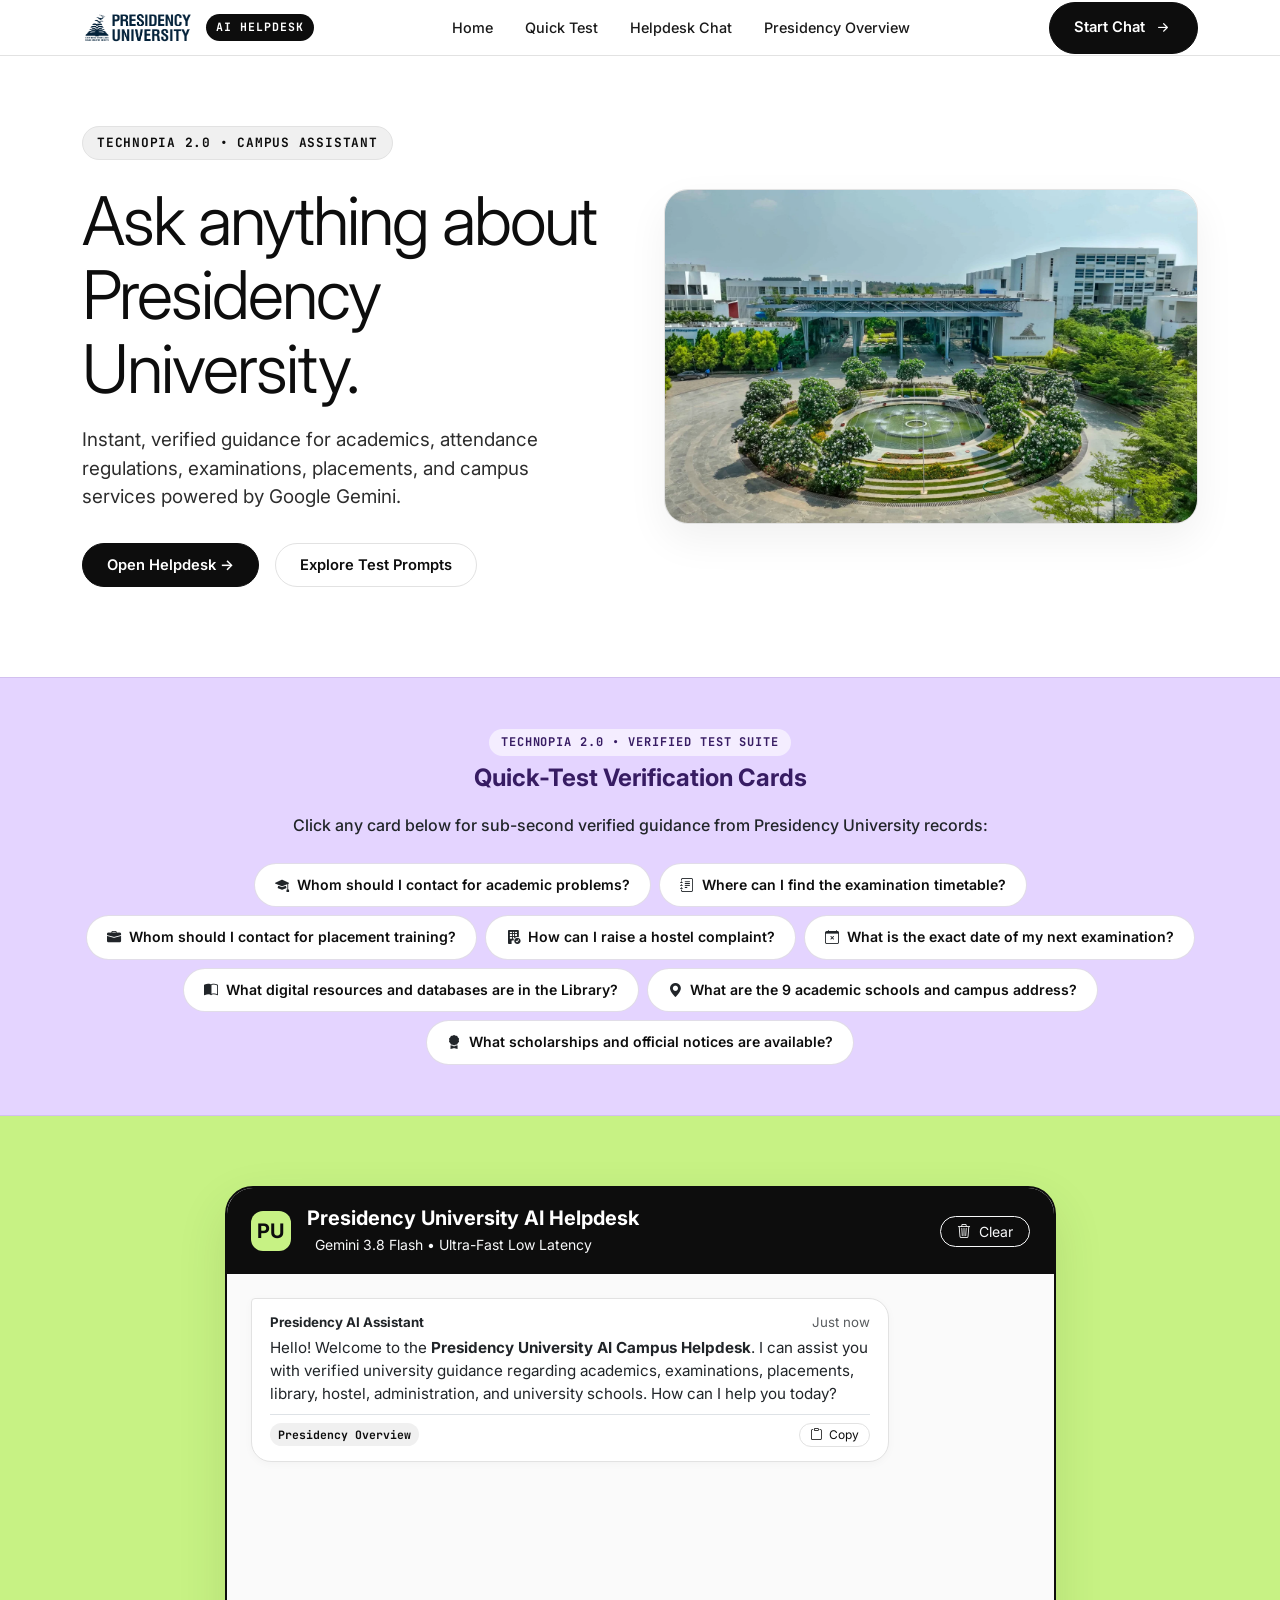
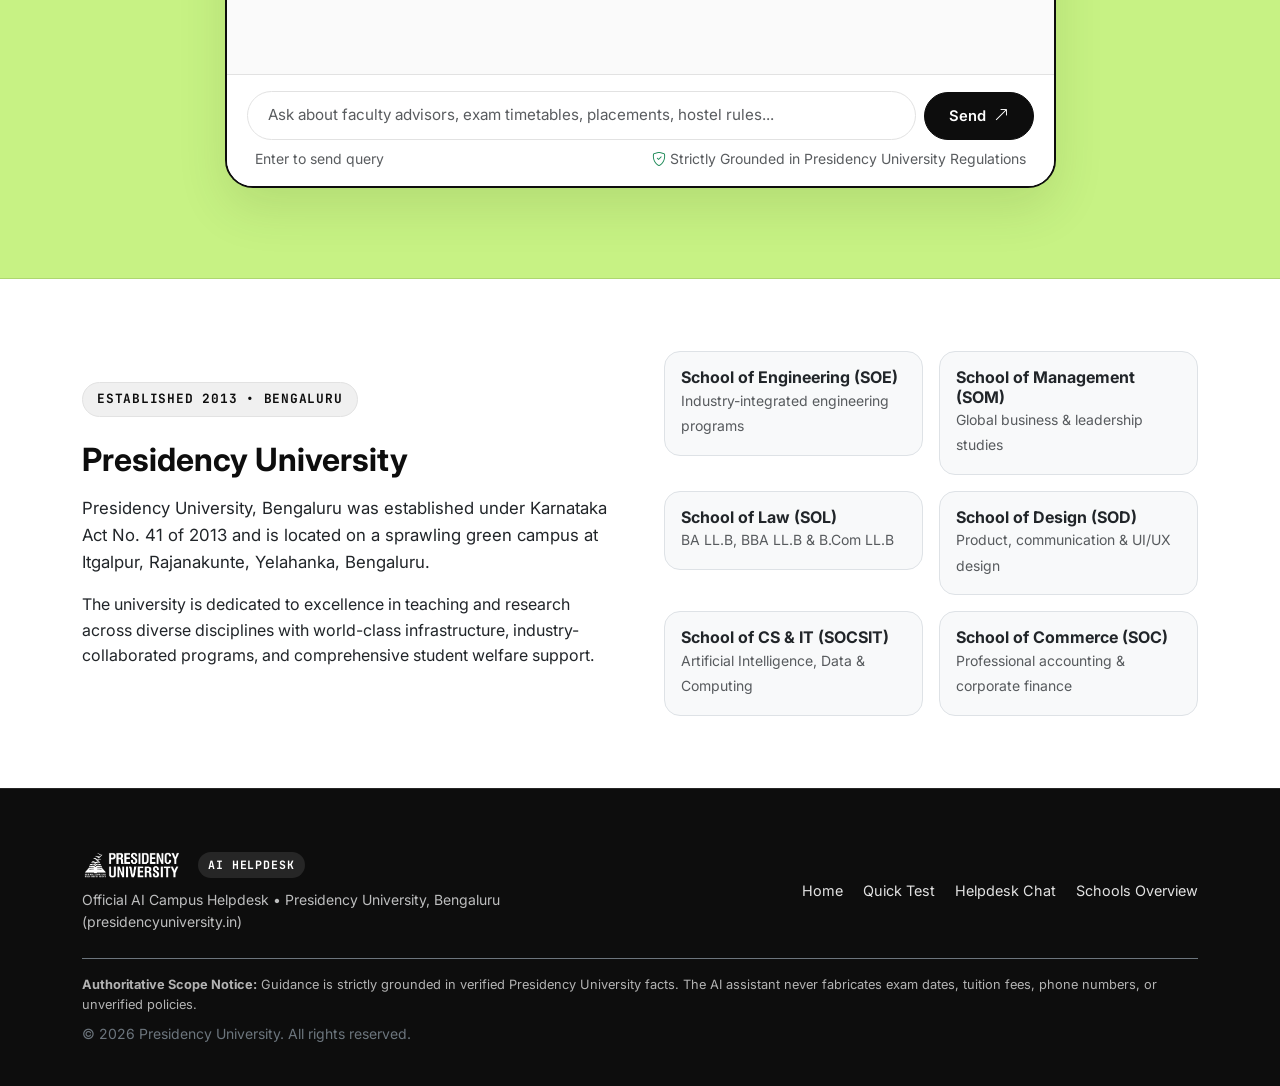
<file: static/index.html>
<!DOCTYPE html>
<html lang="en">
<head>
  <meta charset="UTF-8">
  <meta name="viewport" content="width=device-width, initial-scale=1.0">
  <title>Presidency University | AI Campus Helpdesk</title>
  <meta name="description" content="Official AI Campus Helpdesk for Presidency University, Bengaluru. Instant verified guidance for academics, examinations, placements, and campus services.">

  <!-- Google Fonts: Inter & JetBrains Mono -->
  <link rel="preconnect" href="https://fonts.googleapis.com">
  <link rel="preconnect" href="https://fonts.gstatic.com" crossorigin>
  <link href="https://fonts.googleapis.com/css2?family=Inter:wght@300;340;400;500;600;700&family=JetBrains+Mono:wght@400;500;700&display=swap" rel="stylesheet">

  <!-- Bootstrap 5 & Bootstrap Icons -->
  <link href="https://cdn.jsdelivr.net/npm/bootstrap@5.3.3/dist/css/bootstrap.min.css" rel="stylesheet">
  <link href="https://cdn.jsdelivr.net/npm/bootstrap-icons@1.11.3/font/bootstrap-icons.min.css" rel="stylesheet">

  <!-- Custom Stylesheet -->
  <link rel="stylesheet" href="/static/css/style.css">
</head>
<body>

  <!-- ==================== NAVBAR (56px, #FFFFFF) ==================== -->
  <nav class="navbar navbar-expand-lg navbar-custom sticky-top" id="mainNavbar">
    <div class="container-xl d-flex align-items-center justify-content-between h-100">
      <a class="brand-wrapper" href="#home">
        <img src="/static/img/Presidency-university-logo.png" alt="Presidency University Logo" class="brand-logo-img">
        <span class="mono-badge">AI HELPDESK</span>
      </a>

      <button class="navbar-toggler border-0" type="button" data-bs-toggle="collapse" data-bs-target="#navContent">
        <i class="bi bi-list fs-4 text-dark"></i>
      </button>

      <div class="collapse navbar-collapse" id="navContent">
        <ul class="navbar-nav mx-auto mb-2 mb-lg-0 gap-1">
          <li class="nav-item"><a class="nav-link-custom" href="#home">Home</a></li>
          <li class="nav-item"><a class="nav-link-custom" href="#prompts">Quick Test</a></li>
          <li class="nav-item"><a class="nav-link-custom" href="#chat-workspace">Helpdesk Chat</a></li>
          <li class="nav-item"><a class="nav-link-custom" href="#overview">Presidency Overview</a></li>
        </ul>

        <div class="d-flex align-items-center gap-2">
          <a href="#chat-workspace" class="btn btn-pill btn-black">
            <span>Start Chat</span>
            <i class="bi bi-arrow-right-short fs-5"></i>
          </a>
        </div>
      </div>
    </div>
  </nav>

  <main>
    <!-- ==================== HERO SECTION (Two-column, #FFFFFF canvas) ==================== -->
    <section class="hero-section" id="home">
      <div class="container-xl">
        <div class="row align-items-center g-5">
          <!-- Left Column -->
          <div class="col-lg-6">
            <div class="mono-eyebrow">TECHNOPIA 2.0 • CAMPUS ASSISTANT</div>
            <h1 class="hero-headline">Ask anything about Presidency University.</h1>
            <p class="hero-subtitle">
              Instant, verified guidance for academics, attendance regulations, examinations, placements, and campus services powered by Google Gemini.
            </p>
            <div class="d-flex flex-wrap gap-3">
              <a href="#chat-workspace" class="btn btn-pill btn-black">
                <span>Open Helpdesk →</span>
              </a>
              <a href="#prompts" class="btn btn-pill btn-white">
                <span>Explore Test Prompts</span>
              </a>
            </div>
          </div>

          <!-- Right Column (Crisp framed image container, 16/10 aspect ratio) -->
          <div class="col-lg-6">
            <div class="hero-image-frame">
              <img src="/static/img/presidency login page image.jpg" alt="Presidency University Campus Portal" class="hero-img">
            </div>
          </div>
        </div>
      </div>
    </section>

    <!-- ==================== LILAC COLOR-BLOCK (#E4D4FF) FOR QUICK-TEST PROMPTS ==================== -->
    <section class="quicktest-section" id="prompts">
      <div class="container-xl">
        <div class="text-center mb-4">
          <span class="quicktest-badge">TECHNOPIA 2.0 • VERIFIED TEST SUITE</span>
          <h2 class="quicktest-title">Quick-Test Verification Cards</h2>
          <p class="text-dark m-0" style="font-weight: 500;">Click any card below for sub-second verified guidance from Presidency University records:</p>
        </div>

        <div class="d-flex flex-wrap justify-content-center gap-2 max-w-900 mx-auto">
          <button class="prompt-pill" data-query="Whom should I contact for academic problems?">
            <i class="bi bi-mortarboard-fill text-dark"></i>
            <span>Whom should I contact for academic problems?</span>
          </button>
          <button class="prompt-pill" data-query="Where can I find the examination timetable?">
            <i class="bi bi-journal-text text-dark"></i>
            <span>Where can I find the examination timetable?</span>
          </button>
          <button class="prompt-pill" data-query="Whom should I contact for placement training?">
            <i class="bi bi-briefcase-fill text-dark"></i>
            <span>Whom should I contact for placement training?</span>
          </button>
          <button class="prompt-pill" data-query="How can I raise a hostel complaint?">
            <i class="bi bi-building-fill-check text-dark"></i>
            <span>How can I raise a hostel complaint?</span>
          </button>
          <button class="prompt-pill" data-query="What is the exact date of my next examination?">
            <i class="bi bi-calendar-x text-dark"></i>
            <span>What is the exact date of my next examination?</span>
          </button>
          <button class="prompt-pill" data-query="What digital resources and databases are in the Library?">
            <i class="bi bi-book-half text-dark"></i>
            <span>What digital resources and databases are in the Library?</span>
          </button>
          <button class="prompt-pill" data-query="What are the 9 academic schools and campus address?">
            <i class="bi bi-geo-alt-fill text-dark"></i>
            <span>What are the 9 academic schools and campus address?</span>
          </button>
          <button class="prompt-pill" data-query="What scholarships and official notices are available?">
            <i class="bi bi-award-fill text-dark"></i>
            <span>What scholarships and official notices are available?</span>
          </button>
        </div>
      </div>
    </section>
    <!-- ==================== LIME COLOR-BLOCK (#C7F284) FOR CHAT WORKSPACE ==================== -->
    <section class="chat-workspace-section" id="chat-workspace">
      <div class="container-xl">
        <div class="row justify-content-center">
          <div class="col-lg-10 col-xl-9">
            
            <div class="chat-container-card">
              <!-- Top bar -->
              <div class="chat-header-bar d-flex justify-content-between align-items-center">
                <div class="d-flex align-items-center gap-3">
                  <div class="chat-avatar">PU</div>
                  <div>
                    <h5 class="m-0 fw-bold">Presidency University AI Helpdesk</h5>
                    <div class="d-flex align-items-center gap-2 small text-light mt-1">
                      <span class="pulse-dot"></span>
                      <span id="modelStatusPill">Gemini 3.8 Flash • Ultra-Fast Low Latency</span>
                    </div>
                  </div>
                </div>
                <div>
                  <button type="button" class="btn btn-sm btn-outline-light rounded-pill px-3" id="clearBtn">
                    <i class="bi bi-trash3 me-1"></i> Clear
                  </button>
                </div>
              </div>

              <!-- Message Feed -->
              <div class="chat-feed-box" id="chatFeed">
                <div class="msg-row msg-assistant">
                  <div class="bubble bubble-assistant">
                    <div class="d-flex justify-content-between align-items-center mb-1">
                      <strong class="small text-dark">Presidency AI Assistant</strong>
                      <span class="small text-muted">Just now</span>
                    </div>
                    <p class="m-0 text-dark">
                      Hello! Welcome to the <strong>Presidency University AI Campus Helpdesk</strong>. 
                      I can assist you with verified university guidance regarding academics, examinations, placements, library, hostel, administration, and university schools. How can I help you today?
                    </p>
                    <div class="d-flex justify-content-between align-items-center mt-2 pt-2 border-top">
                      <span class="meta-tag">Presidency Overview</span>
                      <button class="copy-btn" onclick="navigator.clipboard.writeText('Hello! Welcome to the Presidency University AI Campus Helpdesk.')">
                        <i class="bi bi-clipboard me-1"></i> Copy
                      </button>
                    </div>
                  </div>
                </div>
              </div>

              <!-- Typing Indicator -->
              <div class="d-none px-4 py-2 bg-light border-top" id="typingInd">
                <small class="text-dark fst-italic">
                  <i class="bi bi-arrow-repeat spin me-1"></i> Presidency AI is retrieving verified guidance...
                </small>
              </div>

              <!-- Input Area -->
              <div class="chat-input-wrapper">
                <form id="chatForm" class="d-flex align-items-center gap-2">
                  <input type="text" class="form-control chat-box-input" id="chatInput" placeholder="Ask about faculty advisors, exam timetables, placements, hostel rules..." required>
                  <button type="submit" class="btn btn-pill btn-black" style="padding: 12px 24px;">
                    <span>Send</span>
                    <i class="bi bi-arrow-up-right"></i>
                  </button>
                </form>
                <div class="d-flex justify-content-between align-items-center mt-2 px-2 small text-muted">
                  <span>Enter to send query</span>
                  <span><i class="bi bi-shield-check text-success"></i> Strictly Grounded in Presidency University Regulations</span>
                </div>
              </div>

            </div>

          </div>
        </div>
      </div>
    </section>

    <!-- ==================== PRESIDENCY UNIVERSITY OVERVIEW ==================== -->
    <section class="py-5 bg-white" id="overview">
      <div class="container-xl py-4">
        <div class="row align-items-center g-5">
          <div class="col-lg-6">
            <span class="mono-eyebrow">ESTABLISHED 2013 • BENGALURU</span>
            <h2 class="fw-bold mb-3">Presidency University</h2>
            <p class="text-dark" style="font-size: 1.05rem;">
              Presidency University, Bengaluru was established under Karnataka Act No. 41 of 2013 and is located on a sprawling green campus at Itgalpur, Rajanakunte, Yelahanka, Bengaluru.
            </p>
            <p class="text-dark">
              The university is dedicated to excellence in teaching and research across diverse disciplines with world-class infrastructure, industry-collaborated programs, and comprehensive student welfare support.
            </p>
          </div>
          <div class="col-lg-6">
            <div class="row g-3">
              <div class="col-sm-6">
                <div class="p-3 border rounded-4 bg-light">
                  <h6 class="fw-bold m-0 text-dark">School of Engineering (SOE)</h6>
                  <small class="text-muted">Industry-integrated engineering programs</small>
                </div>
              </div>
              <div class="col-sm-6">
                <div class="p-3 border rounded-4 bg-light">
                  <h6 class="fw-bold m-0 text-dark">School of Management (SOM)</h6>
                  <small class="text-muted">Global business & leadership studies</small>
                </div>
              </div>
              <div class="col-sm-6">
                <div class="p-3 border rounded-4 bg-light">
                  <h6 class="fw-bold m-0 text-dark">School of Law (SOL)</h6>
                  <small class="text-muted">BA LL.B, BBA LL.B & B.Com LL.B</small>
                </div>
              </div>
              <div class="col-sm-6">
                <div class="p-3 border rounded-4 bg-light">
                  <h6 class="fw-bold m-0 text-dark">School of Design (SOD)</h6>
                  <small class="text-muted">Product, communication & UI/UX design</small>
                </div>
              </div>
              <div class="col-sm-6">
                <div class="p-3 border rounded-4 bg-light">
                  <h6 class="fw-bold m-0 text-dark">School of CS & IT (SOCSIT)</h6>
                  <small class="text-muted">Artificial Intelligence, Data & Computing</small>
                </div>
              </div>
              <div class="col-sm-6">
                <div class="p-3 border rounded-4 bg-light">
                  <h6 class="fw-bold m-0 text-dark">School of Commerce (SOC)</h6>
                  <small class="text-muted">Professional accounting & corporate finance</small>
                </div>
              </div>
            </div>
          </div>
        </div>
      </div>
    </section>

  </main>

  <!-- ==================== FOOTER (#0D0D0D inverse canvas) ==================== -->
  <footer class="footer-inverse">
    <div class="container-xl">
      <div class="row g-4 mb-4 align-items-center">
        <div class="col-md-6">
          <div class="d-flex align-items-center gap-3 mb-2">
            <!-- White rendered logo on dark footer using brightness(0) invert(1) -->
            <img src="/static/img/Presidency-university-logo.png" alt="Presidency University" class="footer-logo-img">
            <span class="mono-badge" style="background: #262626; color: #FFF;">AI HELPDESK</span>
          </div>
          <p class="m-0 small text-light opacity-75">
            Official AI Campus Helpdesk • Presidency University, Bengaluru (presidencyuniversity.in)
          </p>
        </div>
        <div class="col-md-6 text-md-end">
          <a href="#home" class="footer-link me-3">Home</a>
          <a href="#prompts" class="footer-link me-3">Quick Test</a>
          <a href="#chat-workspace" class="footer-link me-3">Helpdesk Chat</a>
          <a href="#overview" class="footer-link">Schools Overview</a>
        </div>
      </div>

      <div class="border-top border-secondary pt-3 mt-3 d-flex flex-wrap justify-content-between align-items-center gap-2">
        <p class="footer-disclaimer m-0">
          <strong>Authoritative Scope Notice:</strong> Guidance is strictly grounded in verified Presidency University facts. The AI assistant never fabricates exam dates, tuition fees, phone numbers, or unverified policies.
        </p>
        <p class="small text-secondary m-0">
          &copy; 2026 Presidency University. All rights reserved.
        </p>
      </div>
    </div>
  </footer>

  <script src="https://cdn.jsdelivr.net/npm/bootstrap@5.3.3/dist/js/bootstrap.bundle.min.js"></script>
  <script src="/static/js/app.js"></script>
</body>
</html>
</file>
<file: static/css/style.css>
/* Presidency University - AI Campus Helpdesk Stylesheet */
:root {
  --canvas-bg: #FFFFFF;
  --color-black: #0D0D0D;
  --color-dark: #1A1A1A;
  --color-subtle-border: #E2E2E2;
  --color-light-gray: #F7F7F7;
  
  /* Feature Color-Blocks */
  --block-lime: #C7F284;
  --block-lime-dark: #274005;
  --block-lilac: #E4D4FF;
  --block-lilac-dark: #371C63;
  
  --font-sans: 'Inter', -apple-system, BlinkMacSystemFont, 'Segoe UI', Roboto, sans-serif;
  --font-mono: 'JetBrains Mono', monospace;
  
  --radius-pill: 50px;
  --radius-card: 24px;
}

* { box-sizing: border-box; }

body {
  font-family: var(--font-sans);
  background-color: var(--canvas-bg);
  color: var(--color-black);
  margin: 0;
  padding: 0;
  line-height: 1.6;
  -webkit-font-smoothing: antialiased;
}

/* NAVBAR (56px height, #FFFFFF) */
.navbar-custom {
  height: 56px;
  background-color: #FFFFFF;
  border-bottom: 1px solid var(--color-subtle-border);
  padding: 0 1rem;
}

.brand-wrapper {
  display: flex;
  align-items: center;
  gap: 12px;
  text-decoration: none;
}

.brand-logo-img {
  height: 36px;
  width: auto;
  object-fit: contain;
}

.mono-badge {
  font-family: var(--font-mono);
  font-size: 0.72rem;
  font-weight: 700;
  letter-spacing: 0.08em;
  background-color: var(--color-black);
  color: #FFFFFF;
  padding: 4px 10px;
  border-radius: var(--radius-pill);
  text-transform: uppercase;
}

.nav-link-custom {
  font-size: 0.9rem;
  font-weight: 500;
  color: var(--color-dark);
  text-decoration: none;
  padding: 6px 14px;
  border-radius: var(--radius-pill);
  transition: all 0.2s ease;
}

.nav-link-custom:hover {
  background-color: var(--color-light-gray);
  color: var(--color-black);
}

/* PILL BUTTONS (50px everywhere) */
.btn-pill {
  border-radius: 50px !important;
  font-size: 0.92rem;
  font-weight: 600;
  padding: 10px 24px;
  display: inline-flex;
  align-items: center;
  justify-content: center;
  gap: 8px;
  transition: all 0.2s ease;
  text-decoration: none;
}

.btn-black {
  background-color: #0D0D0D;
  color: #FFFFFF !important;
  border: 1px solid #0D0D0D;
}

.btn-black:hover {
  background-color: #262626;
  transform: translateY(-2px);
  box-shadow: 0 4px 12px rgba(13, 13, 13, 0.15);
}

.btn-white {
  background-color: #FFFFFF;
  color: #0D0D0D !important;
  border: 1px solid #E2E2E2;
}

.btn-white:hover {
  background-color: #F7F7F7;
  border-color: #0D0D0D;
  transform: translateY(-2px);
}

/* HERO SECTION (Two-column editorial grid on #FFFFFF canvas) */
.hero-section {
  background-color: #FFFFFF;
  padding: 70px 0 90px;
}

.mono-eyebrow {
  font-family: var(--font-mono);
  font-size: 0.8rem;
  font-weight: 700;
  letter-spacing: 0.06em;
  color: #0D0D0D;
  background-color: #F0F0F0;
  border: 1px solid var(--color-subtle-border);
  padding: 6px 14px;
  border-radius: var(--radius-pill);
  display: inline-block;
  margin-bottom: 24px;
}

.hero-headline {
  font-size: clamp(2.6rem, 5.5vw, 4.2rem);
  font-weight: 340; /* Oversized Inter weight-340 */
  line-height: 1.1;
  letter-spacing: -0.03em;
  color: #0D0D0D;
  margin-bottom: 20px;
}

.hero-subtitle {
  font-size: 1.18rem;
  font-weight: 400;
  color: #2D2D2D;
  max-width: 500px;
  margin-bottom: 32px;
  line-height: 1.5;
}

/* Crisp framed image container */
.hero-image-frame {
  border-radius: 24px;
  overflow: hidden;
  border: 1px solid #E2E2E2;
  box-shadow: 0 16px 40px rgba(0, 0, 0, 0.06);
  background-color: #F7F7F7;
}

.hero-img {
  width: 100%;
  aspect-ratio: 16/10;
  object-fit: cover;
  display: block;
}

/* SECTION: LILAC COLOR-BLOCK (#E4D4FF) FOR QUICK-TEST PROMPTS */
.quicktest-section {
  background-color: var(--block-lilac);
  border-top: 1px solid rgba(55, 28, 99, 0.1);
  border-bottom: 1px solid rgba(55, 28, 99, 0.1);
  padding: 50px 0;
}

.quicktest-badge {
  font-family: var(--font-mono);
  font-size: 0.75rem;
  font-weight: 700;
  color: var(--block-lilac-dark);
  letter-spacing: 0.08em;
  background: rgba(255, 255, 255, 0.6);
  padding: 4px 12px;
  border-radius: var(--radius-pill);
  display: inline-block;
  margin-bottom: 8px;
}

.quicktest-title {
  font-size: 1.5rem;
  font-weight: 700;
  color: var(--block-lilac-dark);
  margin-bottom: 20px;
}

.prompt-pill {
  background-color: #FFFFFF;
  color: #0D0D0D;
  border: 1px solid rgba(55, 28, 99, 0.15);
  border-radius: 50px;
  padding: 10px 20px;
  font-size: 0.88rem;
  font-weight: 600;
  cursor: pointer;
  transition: all 0.2s ease;
  display: inline-flex;
  align-items: center;
  gap: 8px;
}

.prompt-pill:hover {
  background-color: #0D0D0D;
  color: #FFFFFF;
  border-color: #0D0D0D;
  transform: translateY(-2px);
  box-shadow: 0 4px 12px rgba(13, 13, 13, 0.1);
}

/* SECTION: LIME COLOR-BLOCK (#C7F284) FOR CHAT WORKSPACE */
.chat-workspace-section {
  background-color: var(--block-lime);
  padding: 70px 0 90px;
  border-bottom: 1px solid rgba(39, 64, 5, 0.15);
}

.chat-container-card {
  background-color: #FFFFFF;
  border-radius: 28px;
  border: 2px solid #0D0D0D;
  box-shadow: 0 20px 50px rgba(39, 64, 5, 0.12);
  overflow: hidden;
}

.chat-header-bar {
  background-color: #0D0D0D;
  color: #FFFFFF;
  padding: 18px 24px;
}

.chat-avatar {
  width: 40px;
  height: 40px;
  border-radius: 12px;
  background-color: var(--block-lime);
  color: #0D0D0D;
  display: flex;
  align-items: center;
  justify-content: center;
  font-size: 1.25rem;
  font-weight: 700;
}

.chat-feed-box {
  background-color: #FAFAFA;
  min-height: 400px;
  max-height: 500px;
  overflow-y: auto;
  padding: 24px;
  display: flex;
  flex-direction: column;
  gap: 16px;
}

.msg-row {
  display: flex;
  gap: 12px;
  max-width: 82%;
  animation: fadeIn 0.2s ease;
}

@keyframes fadeIn {
  from { opacity: 0; transform: translateY(6px); }
  to { opacity: 1; transform: translateY(0); }
}

.msg-user {
  align-self: flex-end;
  flex-direction: row-reverse;
}

.msg-assistant {
  align-self: flex-start;
}

.bubble {
  border-radius: 20px;
  padding: 14px 18px;
  font-size: 0.95rem;
  line-height: 1.5;
}

.bubble-user {
  background-color: #0D0D0D;
  color: #FFFFFF;
  border-top-right-radius: 4px;
}

.bubble-assistant {
  background-color: #FFFFFF;
  color: #0D0D0D;
  border: 1px solid var(--color-subtle-border);
  border-top-left-radius: 4px;
  box-shadow: 0 2px 8px rgba(0,0,0,0.03);
}

.meta-tag {
  font-family: var(--font-mono);
  font-size: 0.72rem;
  font-weight: 700;
  padding: 3px 8px;
  border-radius: 50px;
  background-color: #F0F0F0;
  color: #0D0D0D;
}

.copy-btn {
  background: transparent;
  border: 1px solid #E2E2E2;
  border-radius: 50px;
  padding: 2px 10px;
  font-size: 0.75rem;
  color: #0D0D0D;
  cursor: pointer;
  transition: all 0.2s;
}

.copy-btn:hover {
  background-color: #0D0D0D;
  color: #FFFFFF;
}

.chat-input-wrapper {
  background-color: #FFFFFF;
  padding: 16px 20px;
  border-top: 1px solid var(--color-subtle-border);
}

.chat-box-input {
  border-radius: 50px;
  border: 1.5px solid #E2E2E2;
  padding: 12px 20px;
  font-size: 0.95rem;
  resize: none;
}

.chat-box-input:focus {
  border-color: #0D0D0D;
  box-shadow: 0 0 0 3px rgba(13, 13, 13, 0.1);
  outline: none;
}

/* FOOTER (#0D0D0D inverse canvas) */
.footer-inverse {
  background-color: #0D0D0D;
  color: #FFFFFF;
  padding: 60px 0 40px;
  border-top: 1px solid #262626;
}

.footer-logo-img {
  height: 32px;
  width: auto;
  object-fit: contain;
  filter: brightness(0) invert(1); /* Invert dark navy to crisp white */
}

.footer-link {
  color: #E2E2E2;
  text-decoration: none;
  font-size: 0.9rem;
  transition: color 0.2s;
}

.footer-link:hover {
  color: var(--block-lime);
}

.footer-disclaimer {
  font-size: 0.8rem;
  color: #B3B3B3;
  line-height: 1.6;
}
</file>
